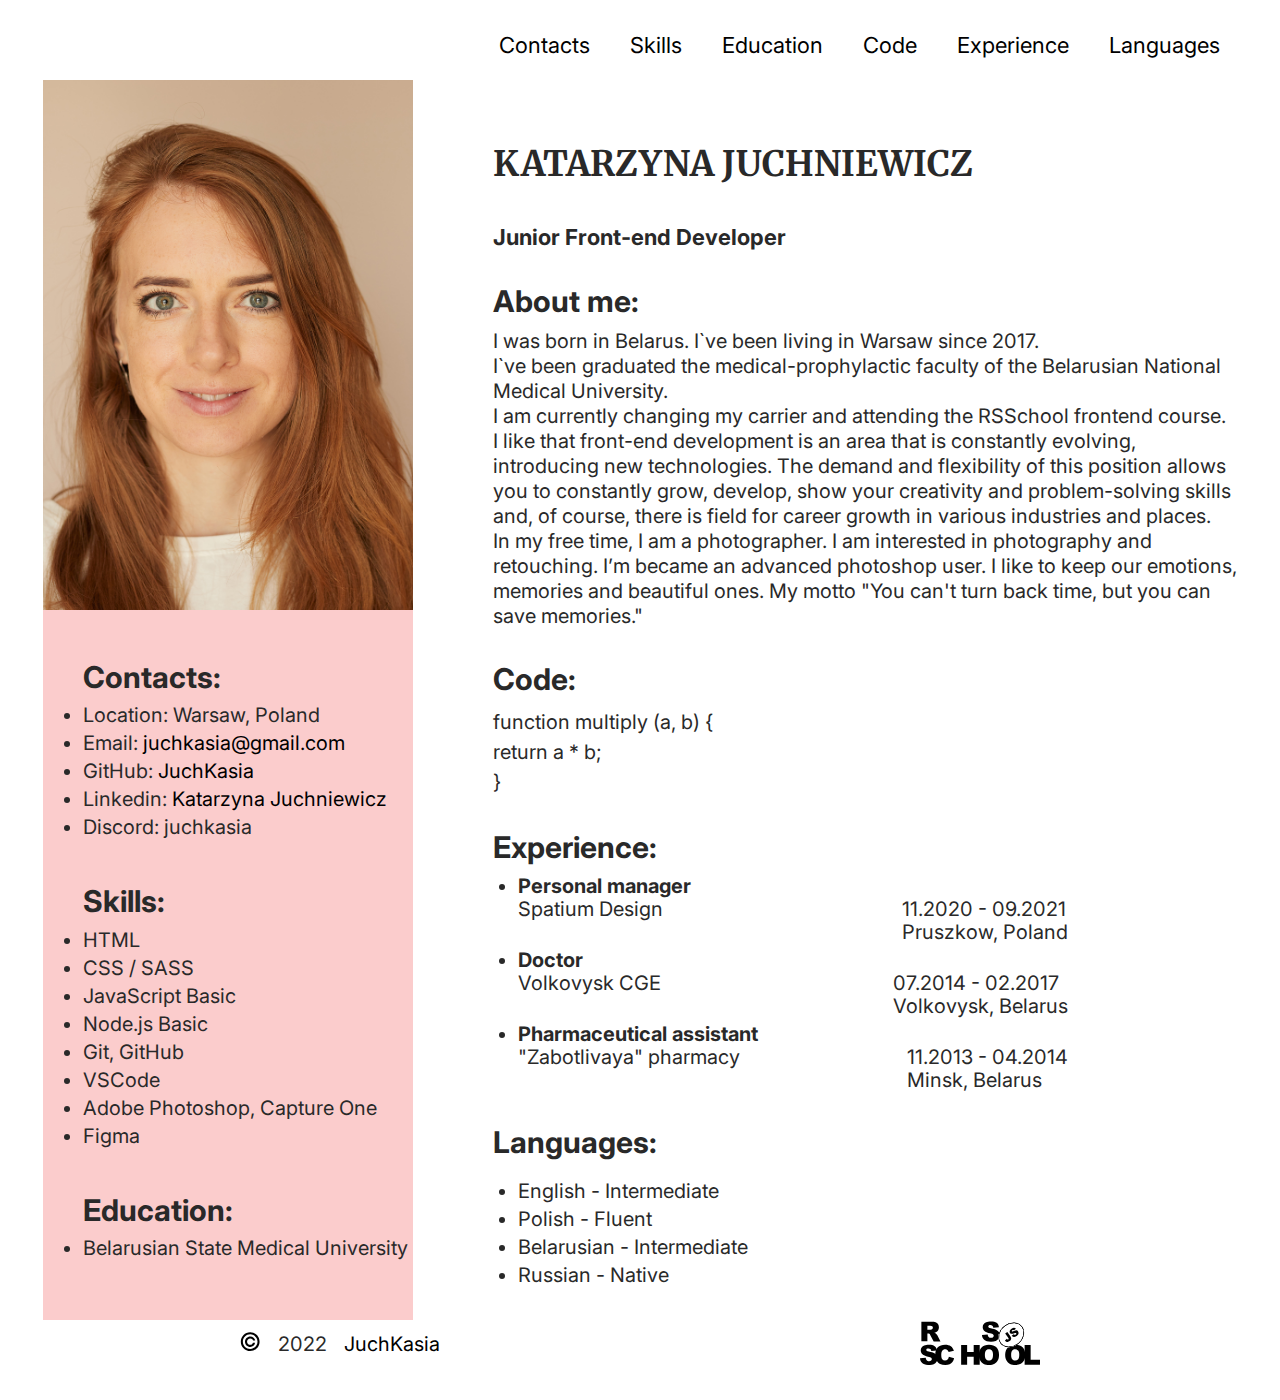
<file: index.html>
<!DOCTYPE html>
<html lang="en">
<head>
    <meta charset="UTF-8">
    <meta http-equiv="X-UA-Compatible" content="IE=edge">
    <meta name="viewport" content="width=device-width, initial-scale=1.0">
    <link rel="stylesheet" href="./style.css">
    <link rel="stylesheet" href="./normalize.css">
    <link rel="icon" href="assets/faviconCamera.ico">
    <link rel="preconnect" href="https://fonts.googleapis.com">
    <link rel="preconnect" href="https://fonts.gstatic.com" crossorigin>
    <link href="https://fonts.googleapis.com/css2?family=Inter:wght@400;700&family=Merriweather:wght@700&family=Spline+Sans:wght@300&display=swap" rel="stylesheet">
    <title>CV Katarzyna Juchniewicz</title>
</head>
<body>
    <header class="header">
        <div class="header-container container">
            <nav class="nav">
                <ul class="nav-list">
                    <li class="nav-item"><a href="#contacts" class="nav-link">Contacts</a></li>
                    <li class="nav-item"><a href="#skills" class="nav-link">Skills</a></li>
                    <li class="nav-item"><a href="#education" class="nav-link">Education</a></li>
                    <li class="nav-item"><a href="#code" class="nav-link">Code</a></li>
                    <li class="nav-item"><a href="#experience" class="nav-link">Experience</a></li>
                    <li class="nav-item"><a href="#languages" class="nav-link">Languages</a></li>
                </ul>
            </nav>
        </div>
    </header>
    <main class="main">
        <div class="main-container container">
            <aside class="left-side">
                <img src="./assets/img/Kasia_mini.jpg" alt="my-photo" class="img">
                <div class="container-left">
                    <section class="section-contact section-aside" id="contacts">
                        <h2 class="title">Contacts:</h2>
                        <ul class="contact-list">
                            <li class="contact-item">Location: Warsaw, Poland</li>
                            <!-- <li class="contact-item">Phone:
                                <a href="tel:+48534971717" class="section-link" id="phone">+48&nbsp;534971717</a></li> -->
                            <li class="contact-item">Email:
                                <a href="mailto:juchkasia@gmail.com" class="section-link" id="email">juchkasia@gmail.com</a></li>
                            <li class="contact-item">GitHub:
                                <a href="https://github.com/JuchKasia" class="section-link">JuchKasia</a></li>
                            <li class="contact-item">Linkedin:
                                <a href="https://www.linkedin.com/in/katarzyna-juchniewicz-2a0180207/" class="section-link">Katarzyna Juchniewicz</a></li>
                            <li class="contact-item">Discord: juchkasia</li>
                        </ul>
                    </section>
                    <section class="section-skills section-aside" id="skills">
                        <h2 class="title">Skills:</h2>
                        <ul class="skills-list">
                            <li class="skills-item">HTML</li>
                            <li class="skills-item">CSS / SASS</li>
                            <li class="skills-item">JavaScript Basic</li>
                            <li class="skills-item">Node.js Basic</li>
                            <li class="skills-item">Git, GitHub</li>
                            <li class="skills-item">VSCode</li>
                            <li class="skills-item">Adobe Photoshop, Capture One</li>
                            <li class="skills-item">Figma</li>
                        </ul>
                    </section>
                    <section class="section-education section-aside" id="education">
                        <h2 class="title">Education:</h2>
                        <ul class="education-list">
                            <li class="education-item">Belarusian State Medical University</li>
                        </ul>
                    </section>
                </div>
            </aside>
            <div class="right-side">
                <section class="section-profile section-right" id="profile">
                    <h1 class="profile-title">Katarzyna Juchniewicz</h1>
                    <p class="profile-item">Junior Front-end Developer</p>
                </section>
                <section class="section-summaru section-right" id="summary">
                    <h2 class="title">About me:</h2>
                    <p class="summary-item">I was born in Belarus. I`ve been living in Warsaw since 2017.<br>
                        I`ve been graduated the medical-prophylactic faculty of the Belarusian National Medical University.<br>
                        I am currently changing my carrier and attending the RSSchool frontend course.<br>
                        I like that front-end development is an area that is constantly evolving, introducing new technologies.
                        The demand and flexibility of this position allows you to constantly grow, develop, show your creativity and problem-solving skills and, of course, there is field for career growth in various industries and places.<br>
                        In my free time, I am a photographer. I am interested in photography and retouching. I’m became an advanced photoshop user.
                        I like to keep our emotions, memories and beautiful ones. My motto "You can't turn back time, but you can save memories."
                    </p>
                </section>
                <section class="section-code section-right" id="code">
                    <h2 class="title">Code:</h2>
                    <p class="code-item">function multiply (a, b) {<br>
                    return a * b;<br>
                    }</p>
                </section>
                <section class="section-experience section-right" id="experience">
                    <h2 class="title">Experience:</h2>
                    <ul class="experience-list">
                        <li class="exp-item">
                            <h3 class="experience-job">Personal manager</h3>
                            <div class="experience-wrap">
                                <h4 class="experience-place">Spatium Design</h4>
                                <p class="experience-years">11.2020 - 09.2021<br>Pruszkow, Poland</p>
                            </div>
                        </li>
                        <li class="exp-item">
                            <h3 class="experience-job">Doctor</h3>
                            <div class="experience-wrap">
                                <h4 class="experience-place">Volkovysk CGE</h4>
                                <p class="experience-years">07.2014 - 02.2017<br>Volkovysk, Belarus</p>
                            </div>
                        </li>
                        <li class="exp-item">
                            <h3 class="experience-job">Pharmaceutical assistant</h3>
                            <div class="experience-wrap">
                                <h4 class="experience-place">"Zabotlivaya" pharmacy</h4>
                                <p class="experience-years">11.2013 - 04.2014<br>Minsk, Belarus</p>
                            </div>
                        </li>
                    </ul>
                </section>
                <section class="section-languages section-right" id="languages">
                    <h2 class="title">Languages:</h2>
                    <ul class="languages-list">
                        <li class="languages-item">English - Intermediate</li>
                        <li class="languages-item">Polish - Fluent</li>
                        <li class="languages-item">Belarusian - Intermediate</li>
                        <li class="languages-item">Russian - Native</li>
                    </ul>
                </section>
            </div>
        </div>
    </main>
    <footer class="footer">
        <div class="footer-container container">
            <div class="footer-data">
                <div class="c">
                    <img src="./assets/svg/©.svg" alt="c">
                </div>
                <div class="year">2022</div>
                <div class="github">
                    <a href="https://github.com/JuchKasia" class="section-link">JuchKasia</a>
                </div>
            </div>
            <div class="rss">
                <a href="https://rs.school/js/" class="rsschool">
                    <img src="./assets/svg/rs_school_js.svg" alt="logo" width="120">
                </a>
            </div>
        </div>
    </footer>
</body>
</html>
</file>
<file: style.css>
*,
::before,
::after {
    box-sizing: border-box;
}

* {
    margin: 0;
    padding: 0;
}

html {
    scroll-behavior: smooth; 
}

/* Fonts
font-family: 'Inter', sans-serif;
font-family: 'Merriweather', serif;
*/

/*Body*/
body {
    display: flex;
    flex-direction: column;
    /* max-width: 1280px; */
    width: 100%;
    height: 1400px;
    margin: 0 auto;
    padding: 0px;
    font-family: 'Inter', sans-serif;
    font-size: 20px;
    font-weight: 400; 
 /*   min-height: 100vh;*/
    justify-content: space-between;
    align-items: center;
    color: #292929;
    /* border: 1px solid red; */
}

.container {
    max-width: 1280px;     
    width: 100%;
    margin: 0 auto;
}

/*Header*/
.header {
    max-width: 1280px;
    width: 100%; 
    min-height: 60px;
    margin-top: 20px;
    background-color: #fff;
    /* border: 1px solid red; */
 }

.header-container {
    display: flex;
    max-width: 1200px;
    width: 100%;
    justify-content: space-between;
    align-items: center;
    /* border: 1px solid red; */
}

/*Navigation*/
.nav {
    margin-left: auto;
    /* border: 1px solid red; */
}

.nav-list {
    display: flex;
    flex-direction: row;
    justify-content: flex-end;
    align-items: center;
    list-style: none;
    /* border: 1px solid red; */
}

.nav-item {
    padding: 0;
    margin: 0;
}

.nav-link {
    padding: 0 20px;
    font-size: 22px;
    line-height: 50px;
    text-decoration: none;
    transition: 0.3s;
    color: #000;
}

.nav-link:hover {
    color: #9c8232;
}

 /*Main container*/
 .main-container {
    display: flex;
    max-width: 1280px;     
    width: 100%;
    min-height: 1240px;
    margin: 0 auto;
    background-color: #fff;
}

/* Left side */
.left-side {
    max-width: 370px;
    width: 100%;
    background-color: #FBCCCC;
    /* border: 1px solid red; */
  }
  
.img {
    max-width: 370px;
    width: 100%;
    max-height: 530px;
}

.container-left {
    display: flex;
    flex-direction: column;
    justify-content: space-evenly;
    height: 690px;
}
.section-aside {
    margin-left: 40px;
    /* border: 1px solid red; */
}

.section-contact {
    display: flex;
    flex-direction: column;
}

.title {
    font-family: 'Inter', sans-serif;
    font-size: 30px;
    font-weight: 700; 

}

.contact-list,
.skills-list,
.education-list {
    display: flex;
    flex-direction: column;
    gap: 5px;
    margin-top: 10px;
}

.section-link {
    text-decoration: none;
    transition: 0.3s;
    color: #000;
}

.section-link:hover {
    color: #9c8232; 
}

/*Right side*/
 .right-side {
    display: flex;
    flex-direction: column;
    max-width: 910px;
    width: 100%;
    margin-left: 80px;
    justify-content: space-evenly;
    /* border: 1px solid red; */ 
}

.section-right {
    display: flex;
    flex-direction: column;
    margin-left: 80px;
    max-width: 750px;
    width: 100%;
    margin: 0 auto;
    gap: 10px;
    /* border: 1px solid red; */
} 

.profile-title {
    font-size: 35px;
    font-weight: 700;
    font-family: 'Merriweather', serif;
    text-transform: uppercase;
    line-height: 55px;
}

.profile-item {
    font-size: 22px;
    font-weight: 700;
}

.summary-item {
    line-height: 25px;
}
.code-item {
    line-height: 30px;
}

/*Section experience*/
.section-experience {
    display: flex;
    flex-direction: column;
    gap: 0px;
}

.experience-list {
    display: flex;
    flex-direction: column;
    gap: 5px;
    margin-top: 10px;
}

.exp-item {
    /* display: flex;
    flex-direction: column; */
    margin-left: 25px;
    gap: 5px;
}

.experience-job {
    font-size: 20px;
}

.experience-wrap {
    display: flex;
    flex-direction: row;
    max-width: 550px;
    justify-content: space-between;
    gap: 5px;
}

.experience-place {
    font-size: 20px;
    font-weight: 400;
}

.experience-years {
    font-size: 20px;
}

/*Section languages */
.section-languages {
    display: flex;
    flex-direction: column;
}

.languages-list {
    display: flex;
    flex-direction: column;
    gap: 5px;
    margin-top: 10px;
    margin-left: 25px;
}

.footer {
    max-width: 1280px;
    width: 100%;
    min-height: 60px;
    margin-bottom: 20px;
    /* border: 1px solid red; */
}

.footer-container {
    display: flex;
    justify-content: space-around;
    align-items: center;
    /* border: 1px solid red; */
}

.footer-data {
    display: flex;
    width: 200px;
    /* border: 1px solid red; */
    justify-content: space-between;
    align-items: center;

}

.rss {
    /* border: 1px solid red; */
}
</file>
